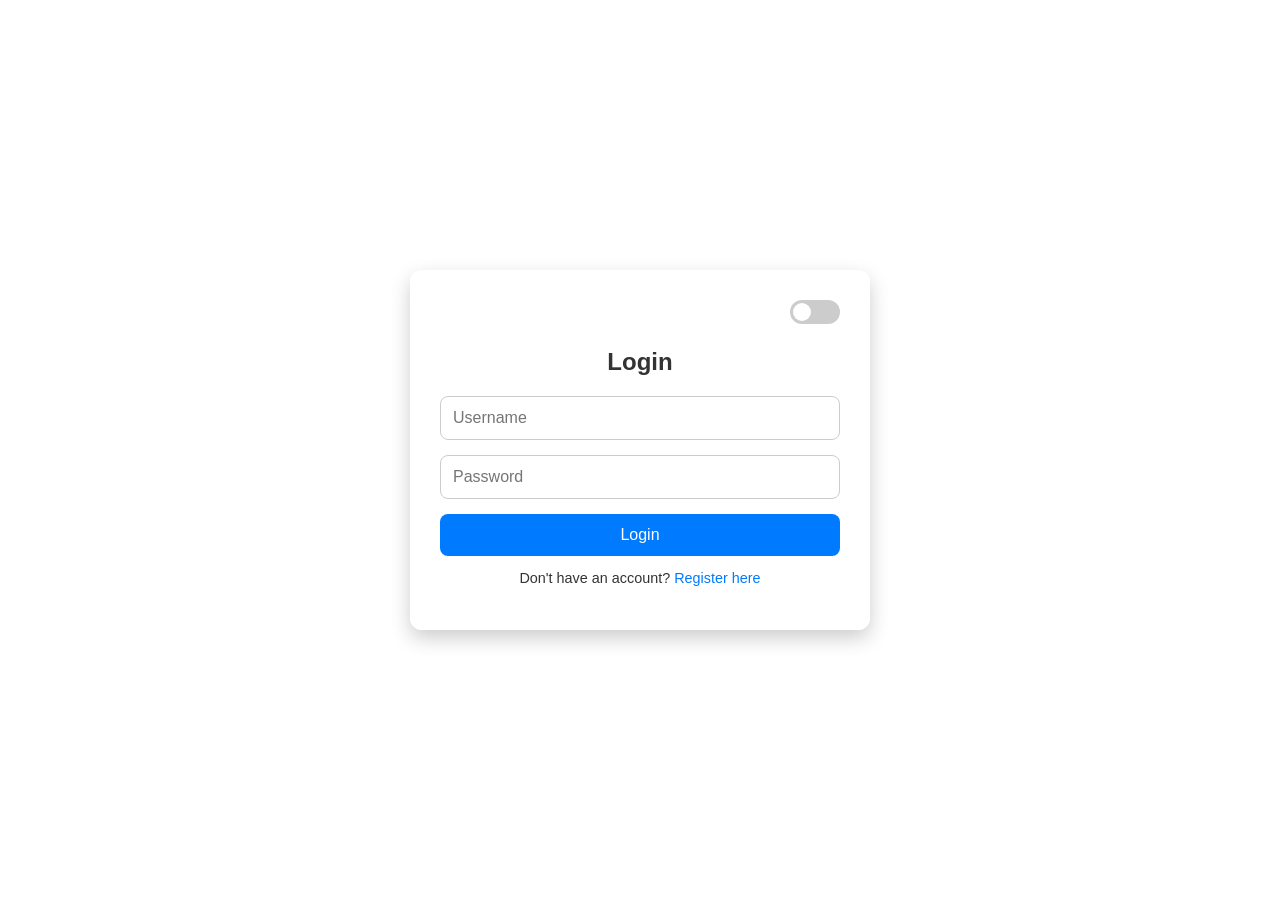
<file: url-shortener/templates/login.html>
<!DOCTYPE html>
<html lang="en">
<head>
  <meta charset="UTF-8" />
  <meta name="viewport" content="width=device-width, initial-scale=1.0"/>
  <title>Login</title>
  <style>
    :root {
      --bg-color: rgba(255, 255, 255, 0.95);
      --text-color: #333;
      --input-bg: #fff;
      --input-border: #ccc;
      --button-bg: #007bff;
      --button-hover-bg: #0056b3;
      --link-color: #007bff;
      --shadow: rgba(0, 0, 0, 0.2);
    }

    body.dark-mode {
      --bg-color: rgba(30, 30, 30, 0.95);
      --text-color: #f0f0f0;
      --input-bg: #222;
      --input-border: #444;
      --button-bg: #4444ff;
      --button-hover-bg: #2222bb;
      --link-color: #66aaff;
      --shadow: rgba(255, 255, 255, 0.1);
    }

    body {
      font-family: 'Arial', sans-serif;
      background-image: url('https://images.unsplash.com/photo-1508780709619-79562169bc64?auto=format&fit=crop&w=1600&q=80');
      background-size: cover;
      background-position: center;
      margin: 0;
      padding: 0;
      display: flex;
      justify-content: center;
      align-items: center;
      height: 100vh;
      animation: fadeIn 1.5s ease-in;
    }

    @keyframes fadeIn {
      from { opacity: 0; }
      to { opacity: 1; }
    }

    .container {
      background-color: var(--bg-color);
      padding: 30px;
      border-radius: 12px;
      box-shadow: 0 8px 20px var(--shadow);
      width: 90%;
      max-width: 400px;
      text-align: center;
      animation: slideIn 1s ease-out;
    }

    @keyframes slideIn {
      from {
        opacity: 0;
        transform: translateY(-30px);
      }
      to {
        opacity: 1;
        transform: translateY(0);
      }
    }

    h2 {
      color: var(--text-color);
      margin-bottom: 20px;
    }

    form {
      display: flex;
      flex-direction: column;
      gap: 15px;
    }

    input[type="text"],
    input[type="password"] {
      padding: 12px;
      background-color: var(--input-bg);
      border: 1px solid var(--input-border);
      border-radius: 8px;
      font-size: 1rem;
      color: var(--text-color);
    }

    button {
      padding: 12px;
      background-color: var(--button-bg);
      color: white;
      border: none;
      border-radius: 8px;
      font-size: 1rem;
      cursor: pointer;
      transition: transform 0.2s, background-color 0.3s;
    }

    button:hover {
      background-color: var(--button-hover-bg);
      transform: scale(1.05);
    }

    p {
      color: var(--text-color);
      font-size: 0.9rem;
    }

    a {
      color: var(--link-color);
      text-decoration: none;
    }

    a:hover {
      text-decoration: underline;
    }

    /* Toggle Switch */
    .toggle-container {
      text-align: right;
      margin-bottom: 10px;
    }

    .toggle-switch {
      position: relative;
      display: inline-block;
      width: 50px;
      height: 24px;
    }

    .toggle-switch input {
      display: none;
    }

    .slider {
      position: absolute;
      cursor: pointer;
      top: 0;
      left: 0;
      right: 0;
      bottom: 0;
      background-color: #ccc;
      border-radius: 24px;
      transition: 0.4s;
    }

    .slider:before {
      content: "";
      position: absolute;
      height: 18px;
      width: 18px;
      left: 3px;
      bottom: 3px;
      background-color: white;
      border-radius: 50%;
      transition: 0.4s;
    }

    input:checked + .slider {
      background-color: #2196F3;
    }

    input:checked + .slider:before {
      transform: translateX(26px);
    }

    /* Responsive */
    @media screen and (max-width: 480px) {
      .container {
        padding: 20px;
      }

      h2 {
        font-size: 1.5rem;
      }
    }
  </style>
</head>
<body>
  <div class="container">
    <div class="toggle-container">
      <label class="toggle-switch">
        <input type="checkbox" id="modeToggle">
        <span class="slider"></span>
      </label>
    </div>

    <h2>Login</h2>
    <form method="POST" action="/login">
      <input type="text" name="username" placeholder="Username" required />
      <input type="password" name="password" placeholder="Password" required />
      <button type="submit">Login</button>
    </form>
    <p>Don't have an account? <a href="/register">Register here</a></p>
  </div>

  <script>
    const toggle = document.getElementById('modeToggle');
    toggle.addEventListener('change', () => {
      document.body.classList.toggle('dark-mode');
    });
  </script>
</body>
</html>
</file>
